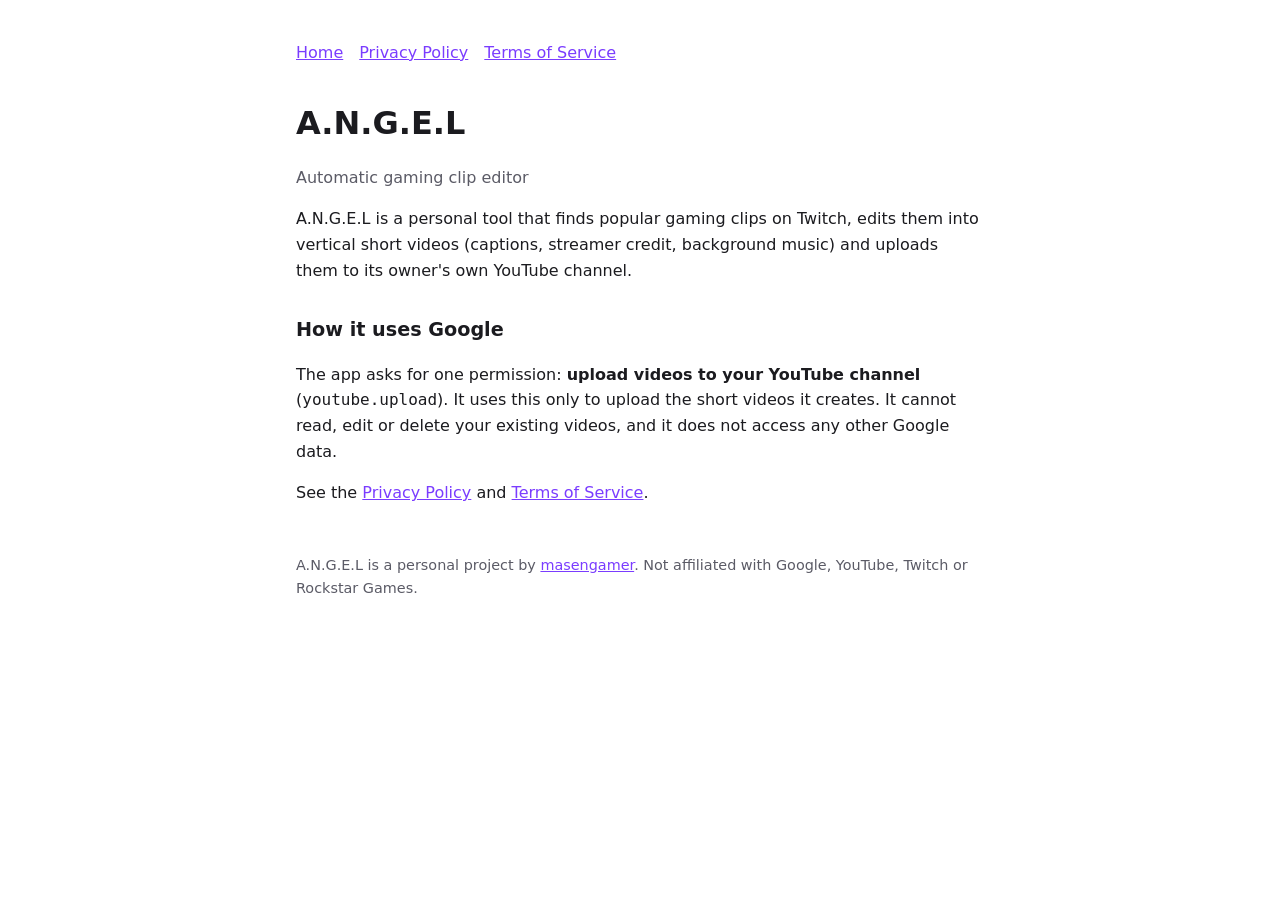
<file: index.html>
<!doctype html><html lang="en"><head><meta charset="utf-8"><meta name="viewport" content="width=device-width,initial-scale=1">
<title>A.N.G.E.L</title><link rel="stylesheet" href="style.css"></head><body><main><nav><a href="./">Home</a><a href="privacy.html">Privacy Policy</a><a href="terms.html">Terms of Service</a></nav>
<h1>A.N.G.E.L</h1><p class="muted">Automatic gaming clip editor</p>
<p>A.N.G.E.L is a personal tool that finds popular gaming clips on Twitch, edits them into vertical short videos (captions, streamer credit, background music) and uploads them to its owner's own YouTube channel.</p>
<h2>How it uses Google</h2>
<p>The app asks for one permission: <strong>upload videos to your YouTube channel</strong> (<code>youtube.upload</code>). It uses this only to upload the short videos it creates. It cannot read, edit or delete your existing videos, and it does not access any other Google data.</p>
<p>See the <a href="privacy.html">Privacy Policy</a> and <a href="terms.html">Terms of Service</a>.</p>
<footer>A.N.G.E.L is a personal project by <a href="https://github.com/masengamer">masengamer</a>. Not affiliated with Google, YouTube, Twitch or Rockstar Games.</footer></main></body></html>
</file>
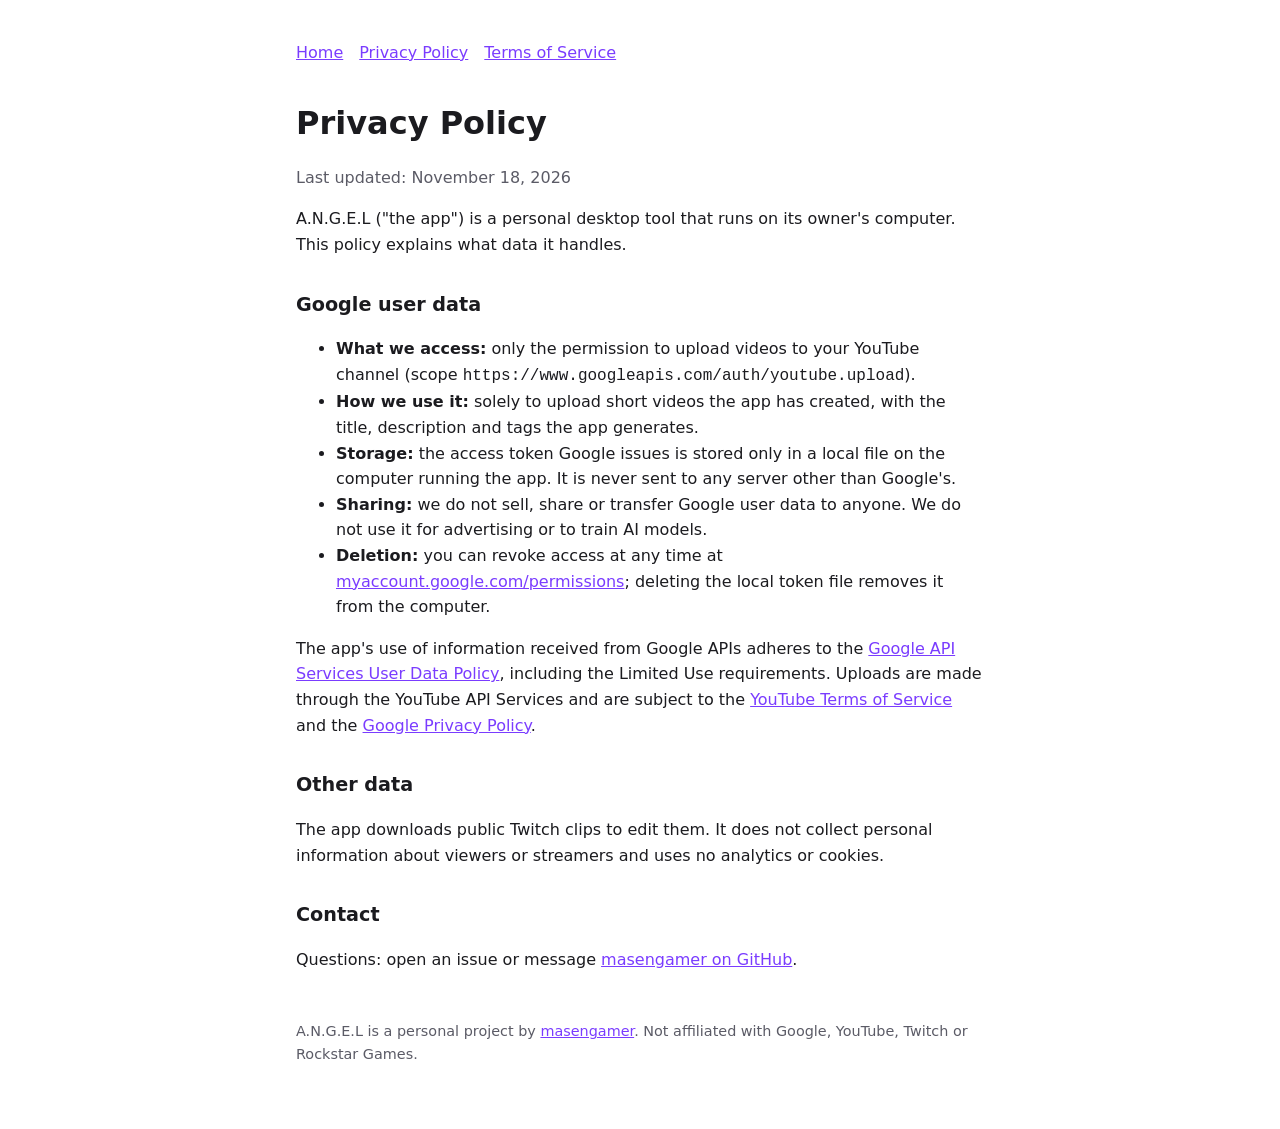
<file: privacy.html>
<!doctype html><html lang="en"><head><meta charset="utf-8"><meta name="viewport" content="width=device-width,initial-scale=1">
<title>A.N.G.E.L Privacy Policy</title><link rel="stylesheet" href="style.css"></head><body><main><nav><a href="./">Home</a><a href="privacy.html">Privacy Policy</a><a href="terms.html">Terms of Service</a></nav>
<h1>Privacy Policy</h1><p class="muted">Last updated: November 18, 2026</p>
<p>A.N.G.E.L ("the app") is a personal desktop tool that runs on its owner's computer. This policy explains what data it handles.</p>
<h2>Google user data</h2>
<ul><li><strong>What we access:</strong> only the permission to upload videos to your YouTube channel (scope <code>https://www.googleapis.com/auth/youtube.upload</code>).</li>
<li><strong>How we use it:</strong> solely to upload short videos the app has created, with the title, description and tags the app generates.</li>
<li><strong>Storage:</strong> the access token Google issues is stored only in a local file on the computer running the app. It is never sent to any server other than Google's.</li>
<li><strong>Sharing:</strong> we do not sell, share or transfer Google user data to anyone. We do not use it for advertising or to train AI models.</li>
<li><strong>Deletion:</strong> you can revoke access at any time at <a href="https://myaccount.google.com/permissions">myaccount.google.com/permissions</a>; deleting the local token file removes it from the computer.</li></ul>
<p>The app's use of information received from Google APIs adheres to the <a href="https://developers.google.com/terms/api-services-user-data-policy">Google API Services User Data Policy</a>, including the Limited Use requirements. Uploads are made through the YouTube API Services and are subject to the <a href="https://www.youtube.com/t/terms">YouTube Terms of Service</a> and the <a href="https://policies.google.com/privacy">Google Privacy Policy</a>.</p>
<h2>Other data</h2>
<p>The app downloads public Twitch clips to edit them. It does not collect personal information about viewers or streamers and uses no analytics or cookies.</p>
<h2>Contact</h2><p>Questions: open an issue or message <a href="https://github.com/masengamer">masengamer on GitHub</a>.</p>
<footer>A.N.G.E.L is a personal project by <a href="https://github.com/masengamer">masengamer</a>. Not affiliated with Google, YouTube, Twitch or Rockstar Games.</footer></main></body></html>
</file>
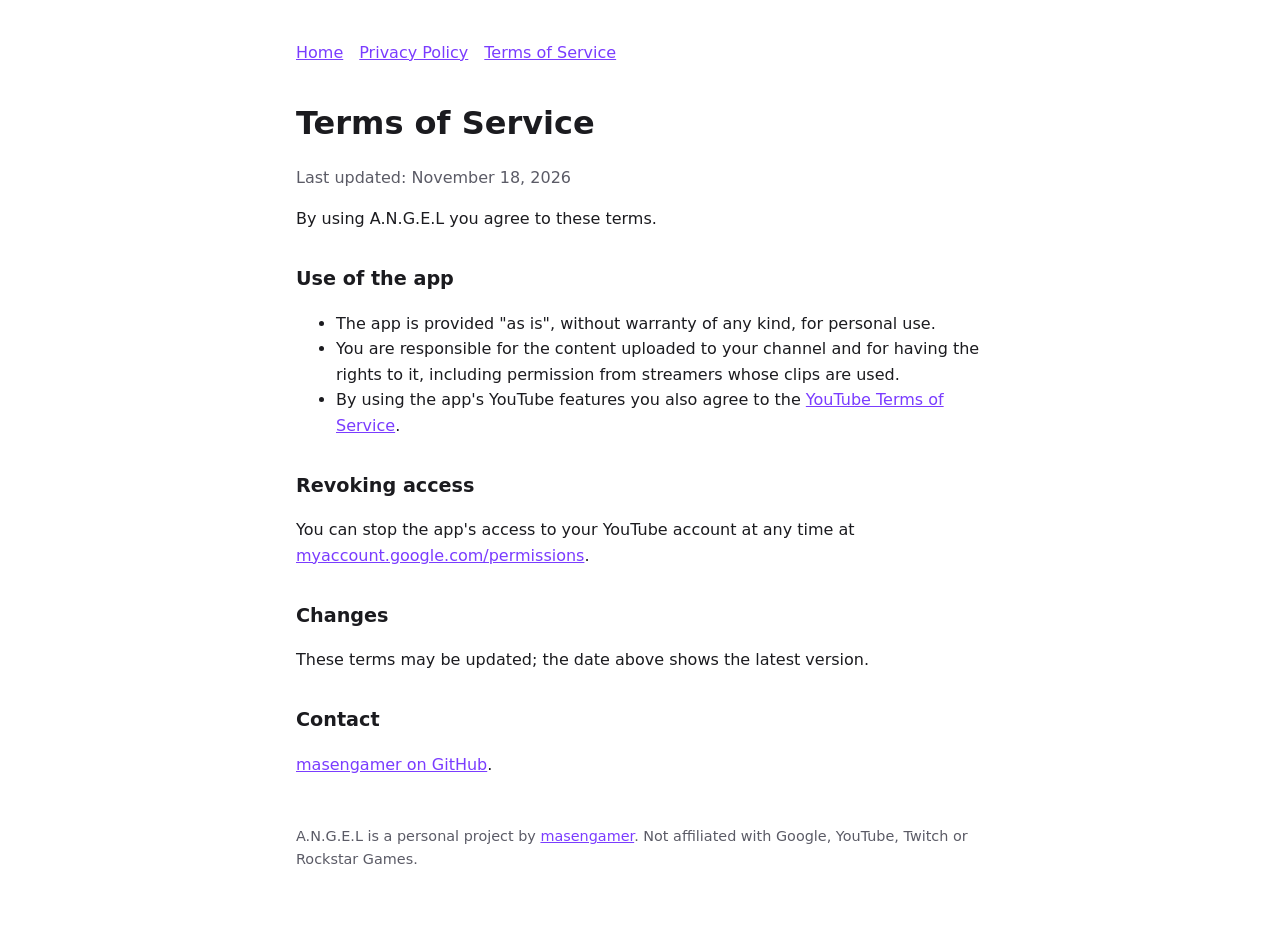
<file: terms.html>
<!doctype html><html lang="en"><head><meta charset="utf-8"><meta name="viewport" content="width=device-width,initial-scale=1">
<title>A.N.G.E.L Terms of Service</title><link rel="stylesheet" href="style.css"></head><body><main><nav><a href="./">Home</a><a href="privacy.html">Privacy Policy</a><a href="terms.html">Terms of Service</a></nav>
<h1>Terms of Service</h1><p class="muted">Last updated: November 18, 2026</p>
<p>By using A.N.G.E.L you agree to these terms.</p>
<h2>Use of the app</h2><ul>
<li>The app is provided "as is", without warranty of any kind, for personal use.</li>
<li>You are responsible for the content uploaded to your channel and for having the rights to it, including permission from streamers whose clips are used.</li>
<li>By using the app's YouTube features you also agree to the <a href="https://www.youtube.com/t/terms">YouTube Terms of Service</a>.</li></ul>
<h2>Revoking access</h2><p>You can stop the app's access to your YouTube account at any time at <a href="https://myaccount.google.com/permissions">myaccount.google.com/permissions</a>.</p>
<h2>Changes</h2><p>These terms may be updated; the date above shows the latest version.</p>
<h2>Contact</h2><p><a href="https://github.com/masengamer">masengamer on GitHub</a>.</p>
<footer>A.N.G.E.L is a personal project by <a href="https://github.com/masengamer">masengamer</a>. Not affiliated with Google, YouTube, Twitch or Rockstar Games.</footer></main></body></html>
</file>
<file: style.css>
:root{--bg:#fff;--fg:#1b1b1f;--muted:#5b5b66;--accent:#7a3cff}
@media (prefers-color-scheme:dark){:root{--bg:#121216;--fg:#ececf1;--muted:#a3a3b0;--accent:#a986ff}}
*{box-sizing:border-box}body{margin:0;background:var(--bg);color:var(--fg);font:16px/1.6 system-ui,-apple-system,Segoe UI,Roboto,sans-serif}
main{max-width:720px;margin:0 auto;padding:40px 16px 64px}h1{font-size:2rem;margin:0 0 4px}h2{margin-top:2rem;font-size:1.2rem}
p,li{color:var(--fg)}.muted{color:var(--muted)}a{color:var(--accent)}nav{display:flex;gap:16px;margin-bottom:32px;flex-wrap:wrap}
footer{margin-top:48px;color:var(--muted);font-size:.9rem}
</file>
